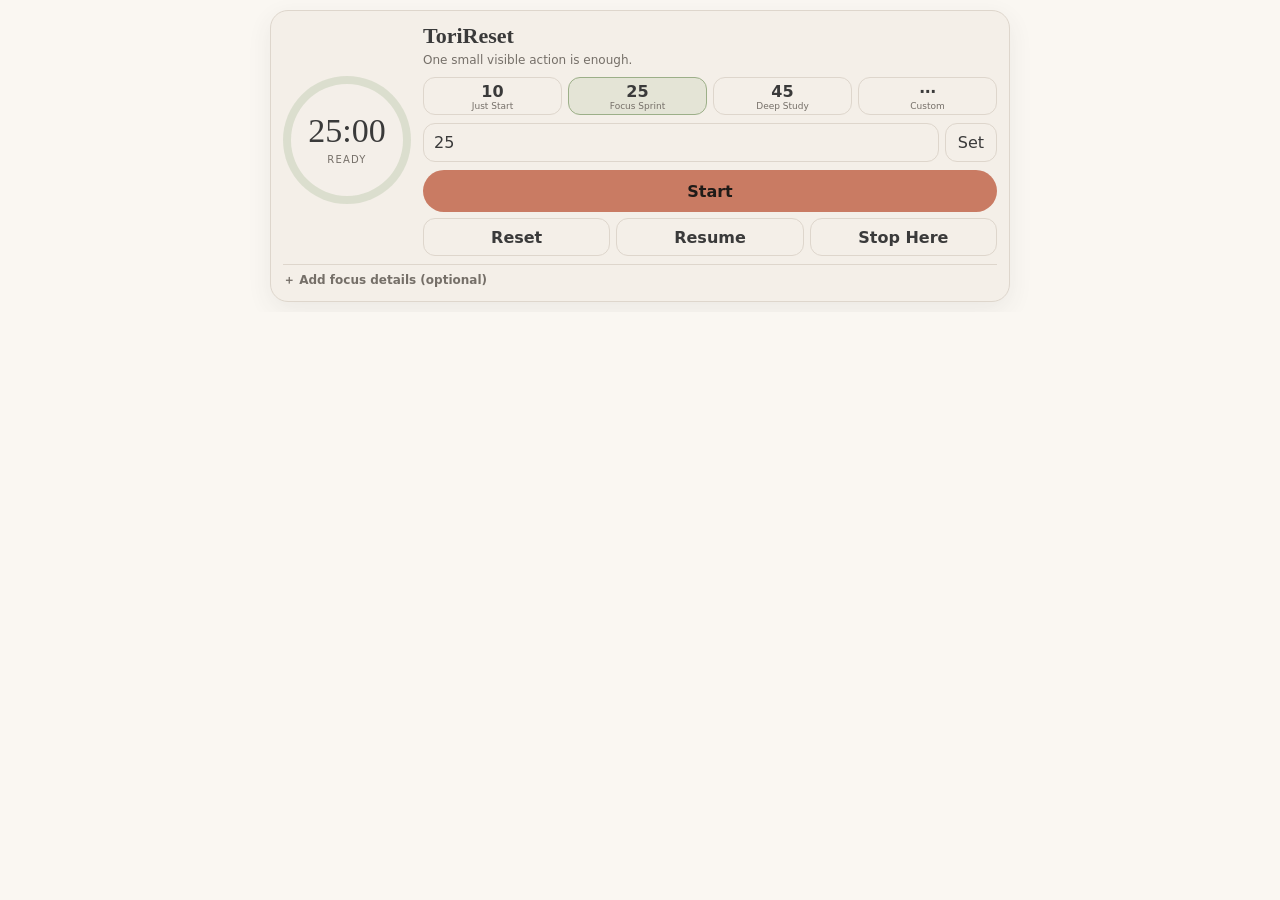
<file: index.html>
<!doctype html>
<html lang="en">
<head>
<meta charset="utf-8" />
<meta name="viewport" content="width=device-width,initial-scale=1,viewport-fit=cover" />
<title>ToriReset Study Sprint</title>
<style>
:root{
  --bg:#FAF7F2;--card:#F4EFE8;--text:#3A3A3A;--muted:#756F68;
  --terracotta:#C97B63;--sage:#9CAF88;--border:#DED6CC;--shadow:0 8px 24px rgba(58,58,58,.08)
}
@media (prefers-color-scheme:dark){
  :root{--bg:#191817;--card:#24211E;--text:#F4EFE8;--muted:#B9B0A5;--border:#3B3631;--shadow:none}
}
*{box-sizing:border-box}
html,body{margin:0;padding:0;background:var(--bg);color:var(--text);font-family:Inter,ui-sans-serif,system-ui,-apple-system,BlinkMacSystemFont,"Segoe UI",sans-serif;overflow:auto}
body{width:100%;min-width:0}
.wrap{width:100%;max-width:760px;margin:0 auto;padding:10px}
.widget{background:var(--card);border:1px solid var(--border);border-radius:18px;padding:12px;box-shadow:var(--shadow)}
.top{display:grid;grid-template-columns:128px 1fr;gap:12px;align-items:center}
.timer{display:grid;place-items:center;aspect-ratio:1/1;border-radius:50%;border:8px solid rgba(156,175,136,.28);background:rgba(255,255,255,.06)}
.time{font-family:Georgia,"Times New Roman",serif;font-size:34px;line-height:1}
.status{font-size:10px;letter-spacing:.12em;text-transform:uppercase;color:var(--muted);margin-top:6px}
.controls{min-width:0}
.brand{font-family:Georgia,"Times New Roman",serif;font-size:22px;font-weight:700;margin-bottom:4px}
.tag{font-size:12px;color:var(--muted);margin-bottom:10px}
.presets{display:grid;grid-template-columns:repeat(4,minmax(0,1fr));gap:6px;margin-bottom:8px}
button,input{font:inherit}
.preset,.ctl,.secondary{border:1px solid var(--border);background:transparent;color:var(--text);border-radius:12px;min-height:38px;cursor:pointer}
.preset.active{background:rgba(156,175,136,.18);border-color:var(--sage)}
.preset b{display:block;font-size:16px}.preset small{display:block;font-size:9px;color:var(--muted)}
.custom{display:flex;gap:6px;margin-bottom:8px}\n.custom[hidden]{display:none!important}
.custom input{width:100%;min-width:0;border:1px solid var(--border);background:transparent;color:var(--text);border-radius:12px;padding:9px 10px;outline:none}
.custom .secondary{padding:0 12px;white-space:nowrap}
.primary{width:100%;border:0;border-radius:999px;background:var(--terracotta);color:#1f1b18;font-weight:700;min-height:42px;cursor:pointer}
.row{display:grid;grid-template-columns:1fr 1fr 1fr;gap:6px;margin-top:6px}
.ctl{font-weight:600}
details{margin-top:8px;border-top:1px solid var(--border);padding-top:7px}
summary{cursor:pointer;font-size:12px;font-weight:700;color:var(--muted);list-style:none}
summary::-webkit-details-marker{display:none}
.fields{display:grid;grid-template-columns:1fr 1fr;gap:7px;margin-top:7px}
.field label{display:block;font-size:10px;font-weight:700;margin-bottom:4px}
.field input,.field textarea{width:100%;border:1px solid var(--border);background:transparent;color:var(--text);border-radius:10px;padding:8px;outline:none;resize:none}
.field textarea{height:36px}
.done{display:none;margin-top:8px;padding:9px;border-radius:12px;background:rgba(156,175,136,.15);font-size:12px}
.done.show{display:block}
.done-actions{display:flex;gap:6px;margin-top:7px}.done-actions button{flex:1}
.foot{font-size:10px;color:var(--muted);text-align:center;margin-top:7px}
@media(max-width:540px){
  .wrap{padding:6px}
  .widget{padding:10px;border-radius:14px}
  .top{grid-template-columns:104px 1fr;gap:9px}
  .time{font-size:28px}
  .brand{font-size:18px}
  .tag{font-size:11px;margin-bottom:7px}
  .preset{min-height:34px}.preset b{font-size:14px}.preset small{font-size:8px}
  .primary{min-height:38px}
  .fields{grid-template-columns:1fr}
}
</style>
</head>
<body>
<div class="wrap">
  <section class="widget" aria-label="ToriReset Study Sprint timer">
    <div class="top">
      <div class="timer">
        <div style="text-align:center">
          <div id="time" class="time">25:00</div>
          <div id="status" class="status">Ready</div>
        </div>
      </div>
      <div class="controls">
        <div class="brand">ToriReset</div>
        <div class="tag">One small visible action is enough.</div>
        <div class="presets">
          <button class="preset" data-min="10"><b>10</b><small>Just Start</small></button>
          <button class="preset active" data-min="25"><b>25</b><small>Focus Sprint</small></button>
          <button class="preset" data-min="45"><b>45</b><small>Deep Study</small></button>
          <button class="preset" id="customPreset"><b>⋯</b><small>Custom</small></button>
        </div>
        <div class="custom" id="customRow" hidden>
          <input id="custom" type="number" min="1" max="180" value="25" inputmode="numeric" aria-label="Custom minutes">
          <button class="secondary" id="setCustom">Set</button>
        </div>
        <button id="mainBtn" class="primary">Start</button>
        <div class="row">
          <button id="resetBtn" class="ctl">Reset</button>
          <button id="resumeBtn" class="ctl">Resume</button>
          <button id="stopBtn" class="ctl">Stop Here</button>
        </div>
      </div>
    </div>

    <details>
      <summary>＋ Add focus details (optional)</summary>
      <div class="fields">
        <div class="field">
          <label for="task">What am I working on?</label>
          <input id="task" autocomplete="off">
        </div>
        <div class="field">
          <label for="action">First visible action</label>
          <textarea id="action"></textarea>
        </div>
      </div>
      <div style="margin-top:7px;display:flex;justify-content:flex-end">
        <button id="clearDetails" class="secondary" type="button" style="min-height:32px;padding:0 12px">Clear details</button>
      </div>
    </details>

    <div id="done" class="done">
      <strong>Sprint complete.</strong> What next?
      <div class="done-actions">
        <button class="ctl" id="doneBtn">Done</button>
        <button class="ctl" id="againBtn">Keep Going</button>
        <button class="ctl" id="endBtn">Stop Here</button>
      </div>
    </div>
  </section>
</div>

<script>
let selectedMin=25, remaining=selectedMin*60, timerId=null, running=false;
const timeEl=document.getElementById('time'), statusEl=document.getElementById('status');
const mainBtn=document.getElementById('mainBtn'), resetBtn=document.getElementById('resetBtn');
const resumeBtn=document.getElementById('resumeBtn'), stopBtn=document.getElementById('stopBtn');
const done=document.getElementById('done');
function render(){
  const m=Math.floor(remaining/60), s=remaining%60;
  timeEl.textContent=String(m).padStart(2,'0')+':'+String(s).padStart(2,'0');
  statusEl.textContent=running?'Focus':'Ready';
  mainBtn.textContent=running?'Pause':'Start';
  resumeBtn.disabled=running||remaining===selectedMin*60||remaining===0;
}
function stopTimer(){if(timerId){clearInterval(timerId);timerId=null}running=false;render()}
function tick(){
  if(remaining>0){remaining--;render()}
  if(remaining<=0){stopTimer();statusEl.textContent='Complete';done.classList.add('show')}
}
function start(){if(remaining<=0)remaining=selectedMin*60;running=true;done.classList.remove('show');render();timerId=setInterval(tick,1000)}
function choose(min){
  stopTimer();selectedMin=min;remaining=min*60;done.classList.remove('show');
  document.getElementById('customRow').hidden=true;
  document.querySelectorAll('.preset').forEach(b=>b.classList.toggle('active',Number(b.dataset.min)===min));
  render()
}
document.querySelectorAll('.preset[data-min]').forEach(b=>b.addEventListener('click',()=>choose(Number(b.dataset.min))));
document.getElementById('customPreset').addEventListener('click',()=>{
  const row=document.getElementById('customRow');row.hidden=!row.hidden
});
document.getElementById('setCustom').addEventListener('click',()=>{
  let n=Math.round(Number(document.getElementById('custom').value)||25);n=Math.min(180,Math.max(1,n));
  document.getElementById('custom').value=n;choose(n);
  document.querySelectorAll('.preset').forEach(b=>b.classList.remove('active'));
  document.getElementById('customPreset').classList.add('active');
});
mainBtn.addEventListener('click',()=>running?stopTimer():start());
resumeBtn.addEventListener('click',()=>{if(!running&&remaining>0)start()});
resetBtn.addEventListener('click',()=>{stopTimer();remaining=selectedMin*60;done.classList.remove('show');render()});
stopBtn.addEventListener('click',()=>{stopTimer();statusEl.textContent='Stopped';done.classList.add('show')});
document.getElementById('againBtn').addEventListener('click',()=>{remaining=selectedMin*60;start()});
document.getElementById('doneBtn').addEventListener('click',()=>{stopTimer();statusEl.textContent='Done';done.classList.remove('show')});
document.getElementById('endBtn').addEventListener('click',()=>{stopTimer();statusEl.textContent='Stopped';done.classList.remove('show')});
document.getElementById('clearDetails').addEventListener('click',()=>{
  document.getElementById('task').value='';
  document.getElementById('action').value='';
  document.getElementById('task').focus();
});
render();
</script>
</body>
</html>
</file>
